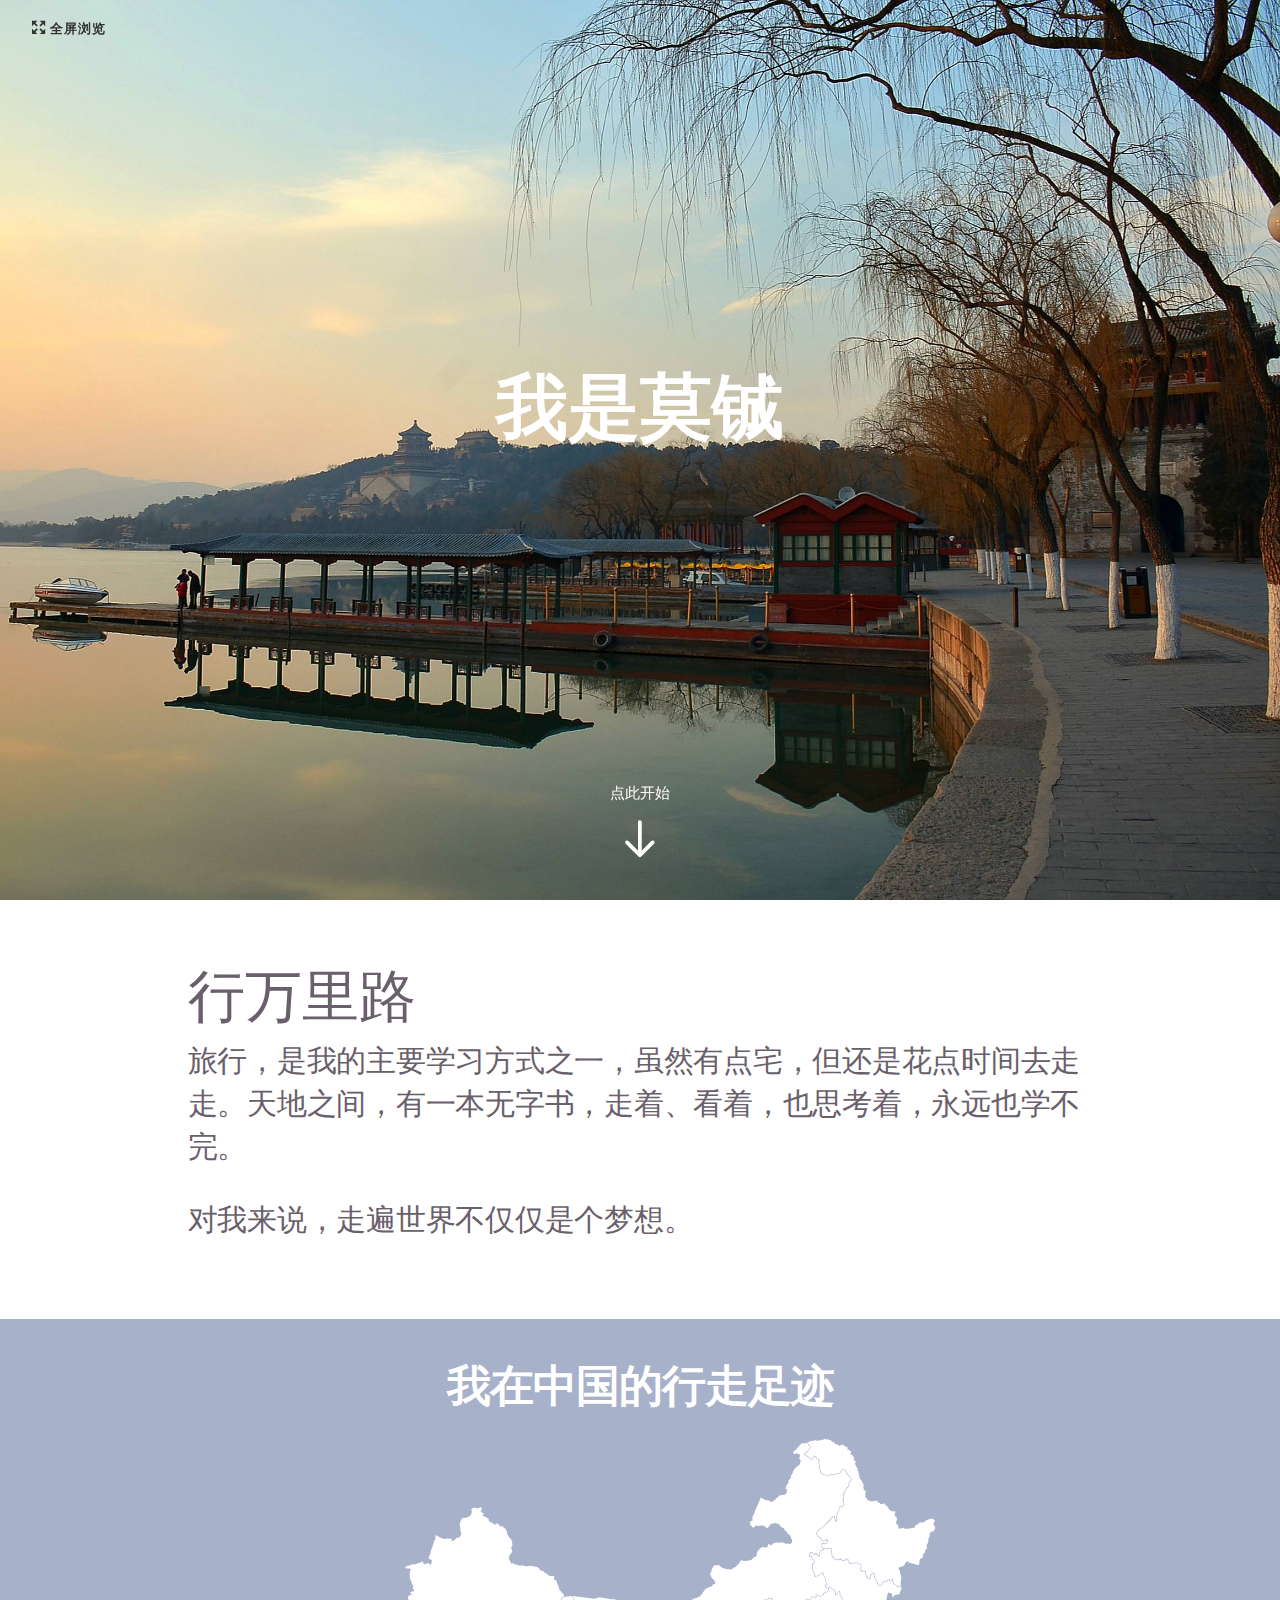
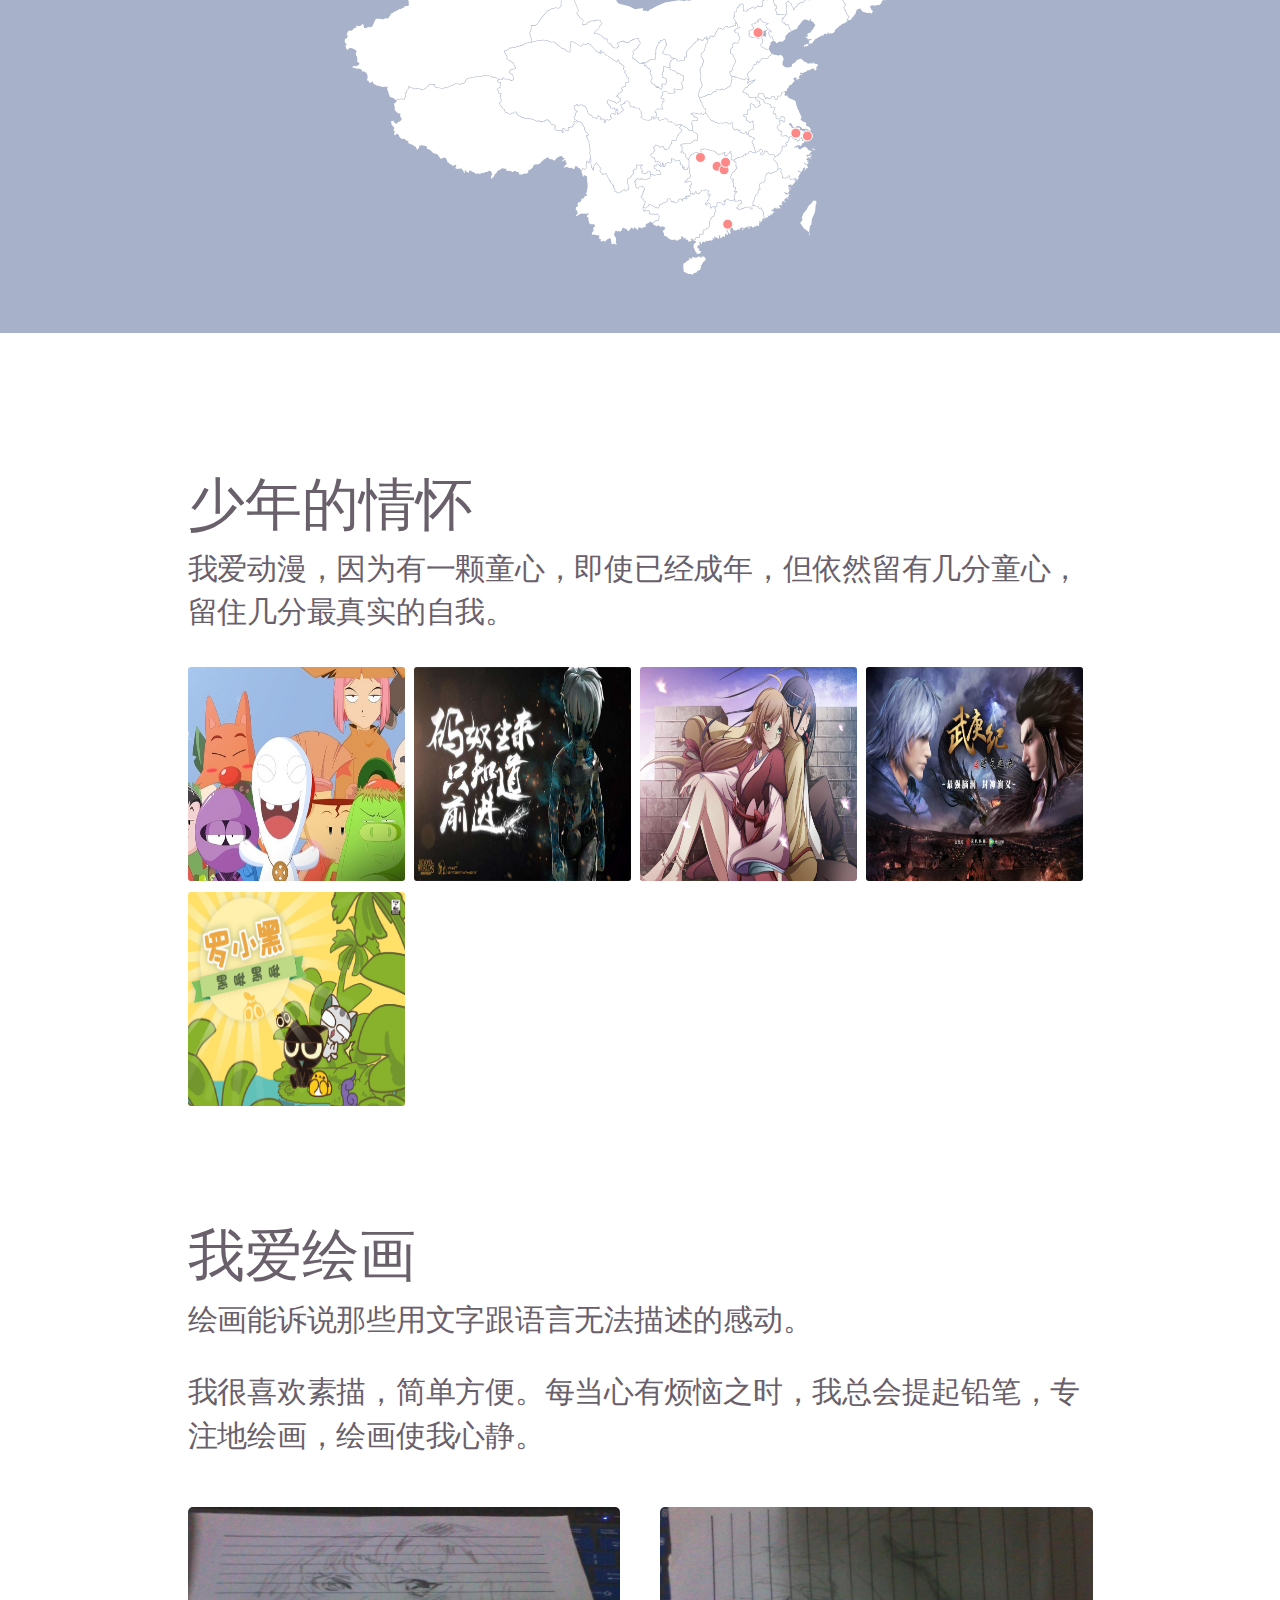
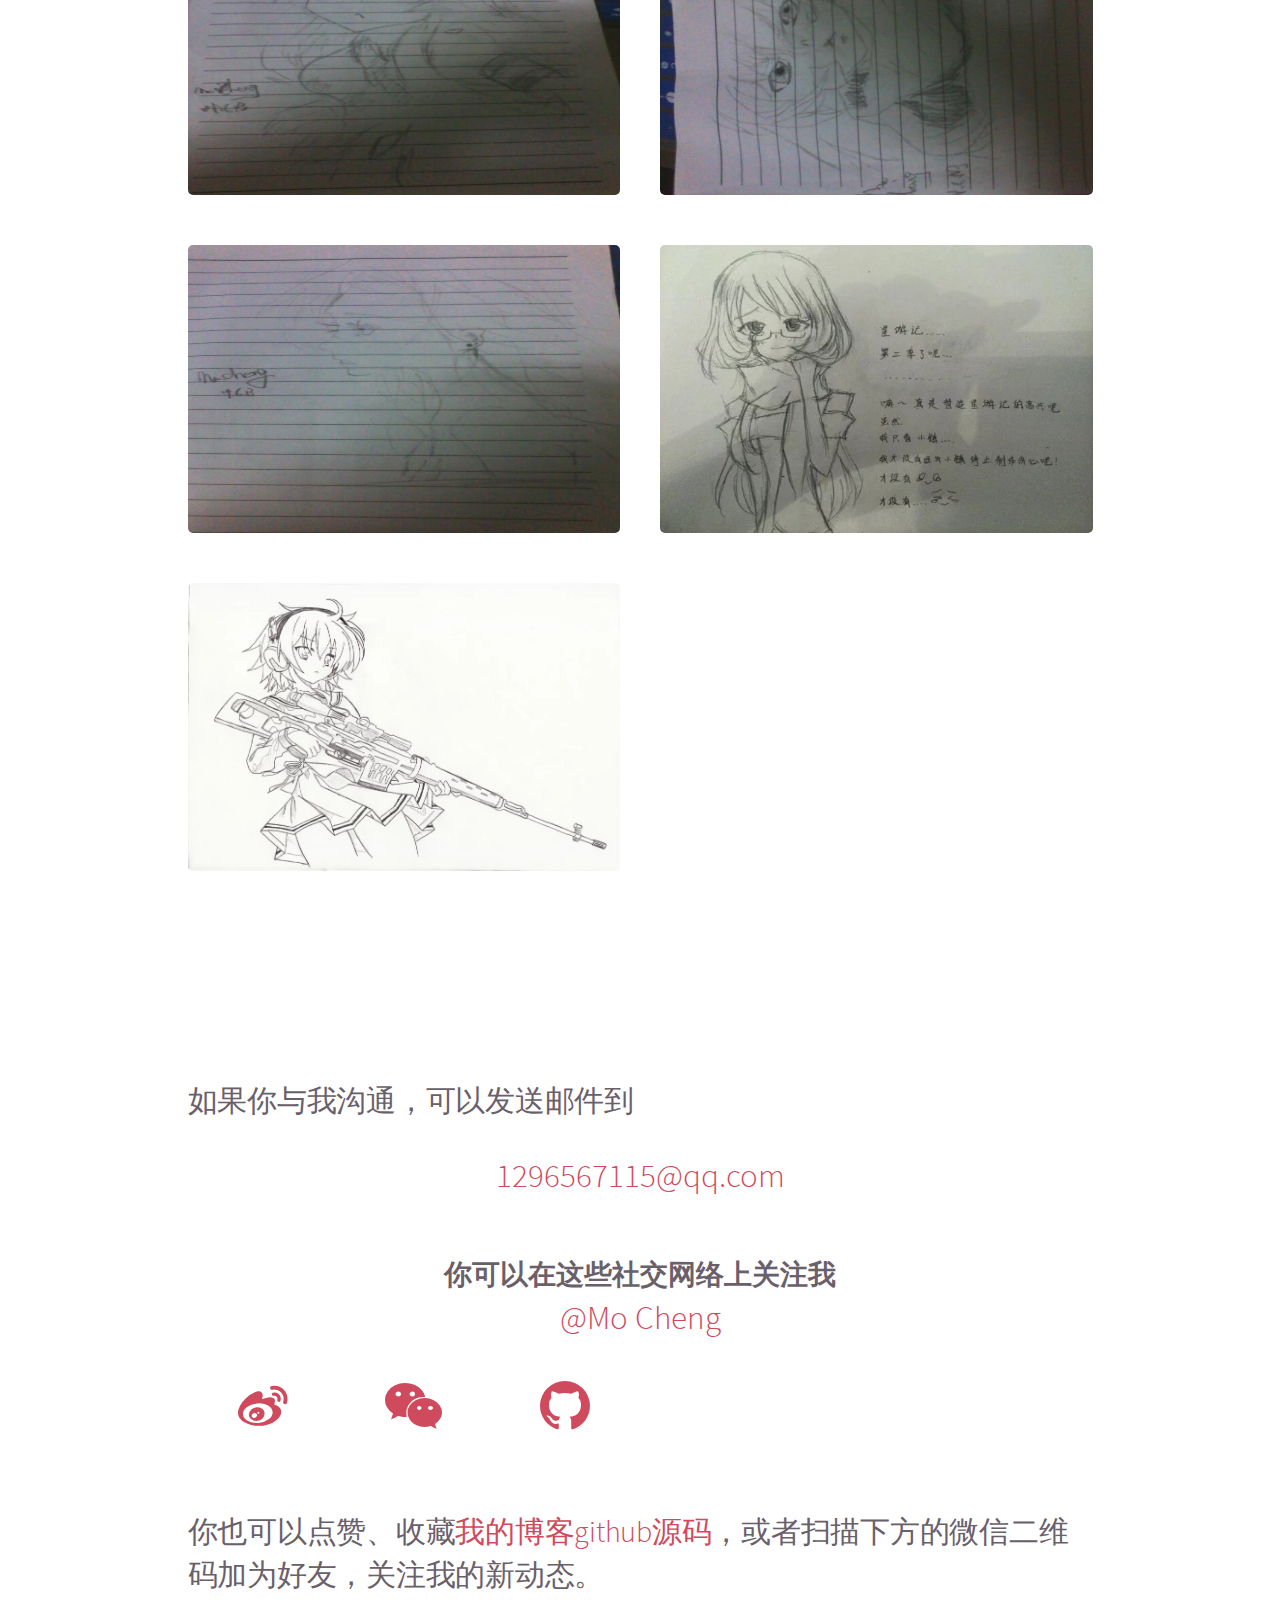
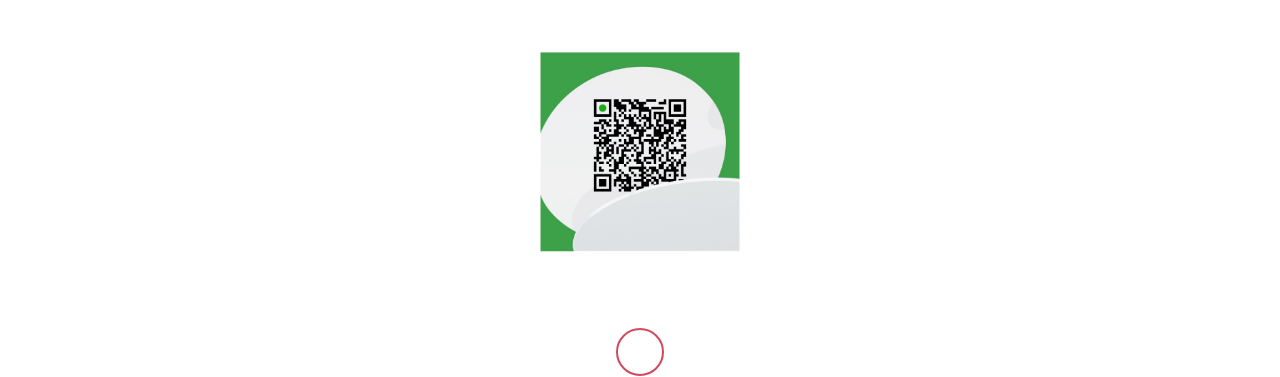
<file: index.html>
<!DOCTYPE html>
<html>

<head>
    <title>
        莫铖的博客
    </title>
    <meta charset="utf-8">
    <meta name="renderer" content="webkit" />
    <meta http-equiv="X-UA-Compatible" content="IE=edge">
    <meta name="viewport" content="width=device-width, initial-scale=1" />
    <meta name="viewport" content="width=device-width, initial-scale=1, maximum-scale=1, user-scalable=no" />
    <!-- 当网站添加到主屏快速启动方式，可隐藏地址栏，仅针对safari -->
    <meta content="yes" name="apple-mobile-web-app-capable">
    <!-- 将网站添加到主屏快速启动方式，仅针对safari顶端状态条的样式 -->
    <meta content="black" name="apple-mobile-web-app-status-bar-style">
    <!-- 禁止将页面中的数字识别为电话号码 -->
    <meta content="telephone=no" name="format-detection">
    <!-- 忽略android平台对邮箱地址的识别 -->
    <meta content="email=no" name="format-detection">
    <link href="./src/css/base.css" rel="stylesheet">
    <link href="./src/css/index.css" rel="stylesheet">
    <script src="./src/js/jquery-1.9.1.min.js"></script>
    <script src="./src/js/skel.min.js"></script>
    <!--[if lt IE 9]>
		<script src="http://cdn.dandyweng.com/js/html5.js" type="text/javascript"></script>
	<![endif]-->
</head>

<body id="body" class="header-fadeout">

    <!-- Header -->

    <header class="header">
        <nav class="top clearfix">
            <a href="javascript:void(0);" data-action="switch-fullscreen-mode"><span><i class="icon-expand"></i> 全屏浏览</span></a>
            <!-- <span class="right"><a href="javascript:void(0);" data-action="switch-language"><span><i class="icon-earth"></i> View in English</span></a>
            </span> -->
        </nav>

        <div class="header-background">
            <div class="back-sticker-box">
                <img id="back-sticker" src="./src/images/beiying.png" style="bottom: -180px;
				right: -3px;">
            </div>
        </div>

        <div class="title">
            <h1>我是莫铖</h1>
            <p class="subline">欢迎走进我的世界</p>
        </div>

        <button class="trigger" data-info="点此开始"><span>Trigger</span></button>
    </header>

    <!-- Intro -->

    <section id="intro" class="content">
        <div class="container">
            <p>在大二二学期的时候，我参加了专业技能的进修。从此，我开始忙起来了，学校、培训技能、宿舍，三点一线。</p>
            <p>现在我 23 岁，在今后的这些年里，我自学，研究。追寻自己的所想所爱，并试着将各种兴趣爱好串连在一起。</p>
        </div>
    </section>

    <!-- Travel -->

    <section id="travel" class="content">
        <div class="container">
            <h2>行万里路</h2>
            <p>旅行，是我的主要学习方式之一，虽然有点宅，但还是花点时间去走走。天地之间，有一本无字书，走着、看着，也思考着，永远也学不完。</p>
            <p>对我来说，走遍世界不仅仅是个梦想。</p>
        </div>
        <div id="maps">
            <h3>我在中国的行走足迹</h3>
        </div>
    </section>

    <!-- Feelings -->

    <section id="feelings" class="content">
        <div class="container">
            <h2>少年的情怀</h2>
            <p>我爱动漫，因为有一颗童心，即使已经成年，但依然留有几分童心，留住几分最真实的自我。</p>
            <!-- <a href="javascript:void(0);" data-action="reload-montage"><i class="icon-shuffle"></i> <span>换一换</span></a> -->
        </div>
        <div id="montage" class="container uniform ready">
        </div>
    </section>

    <!-- Painting -->

    <section id="painting" class="content">
        <div class="container">
            <h2>我爱绘画</h2>
            <p>绘画能诉说那些用文字跟语言无法描述的感动。</p>
            <p>我很喜欢素描，简单方便。每当心有烦恼之时，我总会提起铅笔，专注地绘画，绘画使我心静。</p>

            <div class="row uniform">
                <figure class="6u">
                    <img src="./src/images/photo-1.jpg" title="2014-06-13" style="display: inline;">
                </figure>
                <figure class="6u">
                    <img src="./src/images/photo-2.jpg" title="2014-06-13" style="display: inline;">
                </figure>
                <figure class="6u">
                    <img src="./src/images/photo-3.jpg" title="2014-06-13" style="display: inline;">
                </figure>
                <figure class="6u">
                    <img src="./src/images/photo-4.jpg" title="2015-08-25" style="display: inline;">
                </figure>
                <figure class="6u">
                    <img src="./src/images/photo-5.jpg" title="2016-09-21" style="display: inline;">
                </figure>
            </div>
        </div>
    </section>

    <!-- Programming -->

    <!-- <section id="programming" class="content">
        <div class="container">
            <h2>逻辑思维</h2>
            <p>我喜欢挑战自己，而编程恰好充满挑战性。更重要的是，我的逻辑思维因此得到提高。在过去六年里，我先后学了 Visual Basic、HTML、CSS、JavaScript、PHP 和 SQL 等多种计算机语言，我还在不断学习新的编程语言，比如 Swift 和 Objective-C。</p>
            <p>你现在正在浏览的网站是我的个人主页，我每年都会把它彻底地重新设计和开发一次，以展示我在过去一年中学习到的相关新知识。</p>

            <div class="row uniform 75%">
                <header class="12u">
                    <h3>这个网站的早期版本</h3>
                </header>
                <div class="7u column left">
                    <div class="row uniform 75%">
                        <a href="http://www.dandyweng.com/versions/2014/" data-version="2014" target="_blank" class="12u" rel="alternate"><img src="./src/images/thumb-2014.jpg" data-original="https://dn-ssl-v6-res-dandyweng.qbox.me/images/thumb-2014.jpg" alt="2014" style="display: block;"></a>
                    </div>
                    <div class="row uniform 75%">
                        <a href="http://www.dandyweng.com/versions/2013/" data-version="2013" target="_blank" class="12u" rel="alternate"><img src="./src/images/thumb-2013.jpg" data-original="https://dn-ssl-v6-res-dandyweng.qbox.me/images/thumb-2013.jpg" alt="2013" style="display: block;"></a>
                    </div>
                </div>
                <div class="5u column right">
                    <div class="row uniform 75%">
                        <a href="http://www.dandyweng.com/versions/2012/" data-version="2012" target="_blank" class="12u" rel="alternate"><img src="./src/images/thumb-2012.jpg" data-original="https://dn-ssl-v6-res-dandyweng.qbox.me/images/thumb-2012.jpg" alt="2012" style="display: inline;"></a>
                    </div>
                    <div class="row uniform 75%">
                        <a href="http://www.dandyweng.com/versions/2011/" data-version="2011" target="_blank" class="12u" rel="alternate"><img src="./src/images/thumb-2011.jpg" data-original="https://dn-ssl-v6-res-dandyweng.qbox.me/images/thumb-2011.jpg" alt="2011" style="display: inline;"></a>
                    </div>
                    <div class="row uniform 75%">
                        <a href="http://www.dandyweng.com/versions/2010/" data-version="2010" target="_blank" class="12u" rel="alternate"><img src="./src/images/thumb-2010.jpg" data-original="https://dn-ssl-v6-res-dandyweng.qbox.me/images/thumb-2010.jpg" alt="2010" style="display: inline;"></a>
                    </div>
                </div>
            </div>
        </div>
    </section> -->

    <!-- Apple -->

    <!-- <section id="apple" class="content">
        <div class="container">
            <h2>一个 <i class="icon-apple"></i> 粉丝</h2>
            <p>我是一个铁杆“果粉”，我喜爱的不仅仅是 Apple 的产品，更推崇其标志性的极简主义设计风格。我曾排队 14 小时购得中国第一台 iPad 2，之后又为了 iPhone 4s 排队 20 小时。目前我正在学习开发 iOS app，下面这个是我的最新作品。</p>
            <a href="https://blog.dandyweng.com/2017/02/nine-months-of-work/?from=dw" target="_blank" rel="external">
                <img src="./src/images/vary-home-screen-in-hand-held-iphone-7.jpg" data-original="https://dn-ssl-dw-blog.qbox.me/files/2017/02/vary-home-screen-in-hand-held-iphone-7.jpg" alt="Vary iOS App" style="display: inline;">
                <span>了解这个 app 的详情信息 »</span>
            </a>
        </div>
    </section> -->

    <!-- More -->

    <!-- <section id="more" class="content">
        <div class="container">
            <h2>我的故事</h2>
            <p>从我 18 岁起，就有幸受邀到国内一些知名高校演讲，与同龄人分享我的故事、思考和体会。下面的视频是我在同济大学的演讲，这是我第一次登上讲台，很紧张，还有些青涩。不过，还算勉强把想表达的都说出来了，如果你想更深入地了解我，那不妨一看。</p>

            <div class="row uniform">
                <div id="video" class="7u 12u(tablet)">
                    <a href="javascript:void(0);" data-action="play-video" data-youku-id="XNjUyOTM0ODI0" data-youtube-id="F4BWNANyNhs">
                        <img src="./src/images/tju-speech.jpg" data-original="https://dn-ssl-v6-res-dandyweng.qbox.me/images/tju-speech.jpg" alt="我在同济大学的演讲" style="display: inline;">
                        <i class="icon-play"></i>
                    </a>
                </div>
                <div class="5u 12u(tablet) description">
                    <h3>为何不走寻常路</h3>
                    <p>世界已经为我们准备了一切。大路和小路，都在我们脚下。我一直在探寻，没有犹豫，说走就走。作为一名 homeschooler，走过的、还要走的，注定都是不寻常的路。我要问问这个世界：不走寻常路，风景是否这边独好？</p>
                    <span>2013 年 12 月，上海</span>
                </div>
                <div id="player" class="12u"></div>
            </div>
            <p class="extra-links"><a href="http://v.youku.com/v_show/id_XNjUyOTM0ODI0.html" target="_blank" rel="external nofollow">去优酷观看</a> <span>|</span> <a href="https://www.youtube.com/watch?v=F4BWNANyNhs" target="_blank" rel="external nofollow">在 YouTube 上观看</a></p>
        </div>
    </section> -->

    <!-- Say Hello -->

    <!-- <section id="say-hello" class="content">
        <div class="container">
            <h2>打个招呼吧</h2>
            <p>我很期待与同龄人的交流。你的留言会被发布在我博客的<a href="https://blog.dandyweng.com/messages/" target="_blank" rel="external">留言板</a>上，我会在有空时尽快回复你。</p>

            <form id="comment" action="https://www.dandyweng.com/#">
                <div class="row uniform">
                    <div class="6u 12u(tablet)"><input type="text" name="author" placeholder="称呼"></div>
                    <div class="12u"><textarea name="comment" rows="5" placeholder="留言"></textarea></div>
                    <div class="6u 12u(tablet)"><input type="text" name="email" placeholder="邮箱"></div>
                    <div class="6u 12u(tablet)"><input type="text" name="url" placeholder="个人主页或微博地址"></div>
                    <div class="12u">
                        <button id="submit" name="submit" type="submit"><i class="icon-send"></i></button>
                    </div>
                </div>
                <input type="hidden" name="comment_post_ID" value="1008" id="comment_post_ID">
                <input type="hidden" name="agent" value="Mozilla/5.0 (Macintosh; Intel Mac OS X 10_12_6) AppleWebKit/537.36 (KHTML, like Gecko) Chrome/60.0.3112.113 Safari/537.36 dwAPI/6.0" id="comment_agent">
                <input type="hidden" name="ip" value="222.240.1.4" id="comment_ip">
            </form>
        </div>
    </section> -->

    <!-- Contact -->

    <section id="contact" class="content">
        <div class="container">
            <p>如果你与我沟通，可以发送邮件到</p>
            <a href="mailto:1296567115@qq.com">1296567115@qq.com</a>
            <h3>你可以在这些社交网络上关注我</h3>
            <a href="javascript:void(0);">@Mo Cheng</a>

            <div class="sns-icons row uniform 0%">
                <!-- <div class="2u">
                    <a href="https://www.facebook.com/dandyweng" target="_blank" rel="external nofollow"><i class="icon-facebook"></i></a>
                </div>
                <div class="2u">
                    <a href="https://twitter.com/dandyweng" target="_blank" rel="external nofollow"><i class="icon-twitter"></i></a>
                </div>
                <div class="2u">
                    <a href="https://instagram.com/dandyweng" target="_blank" rel="external nofollow"><i class="icon-instagram"></i></a>
                </div> -->
                <div class="2u">
                    <a href="http://weibo.com/u/2761653680" target="_blank" rel="external nofollow"><i class="icon-weibo"></i></a>
                </div>
                <div class="2u">
                    <a href="javascript:void(0);" target="_blank" rel="external nofollow"><i class="icon-wechat"></i></a>
                </div>
                <div class="2u">
                    <a href="https://github.com/soxism-cheng" target="_blank" rel="external nofollow"><i class="icon-github"></i></a>
                </div>
            </div>

            <p>你也可以点赞、收藏<a href="https://github.com/SOXISM-CHENG/personal-blog" target="_blank" rel="external">我的博客github源码</a>，或者扫描下方的微信二维码加为好友，关注我的新动态。</p>
        </div>
    </section>

    <!-- Footer -->

    <footer>
        <div class="container">
            <img src="./src/images/weixin.png" width="200" alt="微信二维码" title="用微信扫描可加我好友哦" style="display: inline;">
            <div id="back-to-top" data-action="scroll-to-top">
                <svg version="1.1" xmlns="http://www.w3.org/2000/svg" width="32" height="32" viewBox="0 0 64 64">
					<path fill="#cf4a5c" ></path>
				</svg>
            </div>
            <!-- <p>
                已有 <span id="count" title="当前版本：877757">1,299,912</span> 人次访问<br>
                <a href="http://www.miitbeian.gov.cn/" class="icp" target="_blank" rel="external nofollow">沪 ICP 备 14026031 号</a><br>
                <a href="https://www.qiniu.com/" class="icp" target="_blank" rel="external nofollow">感谢七牛云存储赞助提供 CDN 服务</a><br> Designed and developed by Dandy Weng.<br> Copyright © 2010-2017 dandyweng.com. All Rights Reserved.
            </p>
            <p style="text-indent: -9999px;"> -->
            <!-- <script src="./src/js/stat.php"></script>
                <script src="./src/js/core.php" charset="utf-8" type="text/javascript"></script><a href="http://www.cnzz.com/stat/website.php?web_id=3817169" target="_blank" title="站长统计">站长统计</a></p> -->
        </div>
    </footer>

    <script src="./src/js/plugins.js"></script>
    <script src="./src/js/scripts.min.js"></script>



    <div class="jvectormap-label"></div>
</body>

</html>
</file>
<file: src/css/base.css>
html,
body,
div,
span,
applet,
object,
iframe,
h1,
h2,
h3,
h4,
h5,
h6,
p,
blockquote,
pre,
a,
abbr,
acronym,
address,
big,
cite,
code,
del,
dfn,
em,
img,
ins,
kbd,
q,
s,
samp,
small,
strike,
strong,
sub,
sup,
tt,
var,
b,
u,
i,
center,
dl,
dt,
dd,
ol,
ul,
li,
fieldset,
form,
label,
legend,
table,
caption,
tbody,
tfoot,
thead,
tr,
th,
td,
article,
aside,
canvas,
details,
embed,
figure,
figcaption,
footer,
header,
hgroup,
menu,
nav,
output,
ruby,
section,
summary,
time,
mark,
audio,
video {
    margin: 0;
    padding: 0;
    border: 0;
    font-size: 100%;
    font: inherit;
    vertical-align: baseline
}

article,
aside,
details,
figcaption,
figure,
footer,
header,
hgroup,
menu,
nav,
section {
    display: block
}

body {
    line-height: 1
}

ol,
ul {
    list-style: none
}

blockquote,
q {
    quotes: none
}

blockquote:before,
blockquote:after,
q:before,
q:after {
    content: '';
    content: none
}

table {
    border-collapse: collapse;
    border-spacing: 0
}

body {
    -webkit-text-size-adjust: none
}

*,
*:before,
*:after {
    -moz-box-sizing: border-box;
    -webkit-box-sizing: border-box;
    box-sizing: border-box
}

body,
input,
textarea,
h1,
h2,
h3,
h4 {
    font-family: 'Source Sans Light', 'Apple LiSung Light', 'STHeiti Light', 'SimSun', sans-serif;
    /* Windows 下的非衬线中文字体黑体以及微软雅黑在大字号下都非常难看，无奈选用宋体↑ */
}

html.ios>body,
html.ios>input,
html.ios>textarea,
html.ios>h1,
html.ios>h2,
html.ios>h3,
html.ios>h4 {
    font-family: sans-serif;
}

body,
input,
textarea {
    line-height: 1.5;
    font-size: 20px;
}

html.ios>body,
html.ios>input,
html.ios>textarea {
    line-height: 1.65;
}

h3 {
    font-weight: bold;
}

.content h2 {
    margin-bottom: 0.25em;
}

.content>.container p {
    letter-spacing: -0.5px;
}

body>header .title p.subline {
    font-size: 1.5em;
    margin-top: 0.125em;
}

section#travel #maps h3 {
    letter-spacing: -1px;
    font-size: 1.2em;
}

section#feelings a i {
    vertical-align: text-top;
}

section#more .description p {
    line-height: 1.45;
}

section#contact .sns-icons {
    font-size: 2.5em;
}

footer a.icp {
    font-size: 0.75em;
    color: #bbb;
}

@media (max-width: 727px) {
    body,
    input,
    textarea {
        font-size: 18px;
    }
}

@media (max-width: 535px) {
    body,
    input,
    textarea {
        font-size: 14px;
        line-height: 1.35;
    }
    section#feelings #montage a {
        margin-bottom: 3%!important;
        margin-right: 3%!important;
        width: 47%!important
    }
    section#feelings #montage img {
        height: 114px!important;
    }
    section#contact {
        padding-top: 0!important;
    }
    section#painting .row {
        margin-bottom: 0!important;
    }
    section#painting .row img {
        height: 235px;
    }
}
</file>
<file: src/css/index.css>
html,
body {
    height: 100%
}

body,
input,
textarea {
    background: #fff;
    color: #69606b;
    font-size: 22px;
    line-height: 1.45;
    font-family: 'Source Sans Light', sans-serif;
    text-rendering: optimizeLegibility;
    -webkit-font-smoothing: antialiased;
    overflow-x: hidden
}

a {
    outline: 0;
    color: #cf4a5c;
    text-decoration: none;
    transition: color .25s ease-in-out
}

a:hover,
a:focus {
    color: #69606b
}

h1,
h2,
h3,
h4 {
    font-family: 'hanzo', sans-serif
}

*,
*:after,
*:before {
    box-sizing: border-box
}

.clearfix:before,
.clearfix:after {
    display: table;
    content: ''
}

.clearfix:after {
    clear: both
}

::selection {
    background-color: rgba(207, 74, 92, 0.15)
}

.content {
    margin: 0 auto;
    padding: 0 0 1em
}

.content>.container {
    margin: 0 auto 1.5em auto;
    max-width: 960px;
    padding: 0 1.25em
}

.content>.container p {
    font-size: 1.35em;
    margin-bottom: 1em;
    letter-spacing: -0.25px
}

.content h2 {
    margin: 0;
    font-size: 2.6em
}

.content h2+p {
    margin-top: 0
}

body.init {
    overflow: hidden;
    pointer-events: none
}

body.init>header,
body.init>section,
body.init>footer {
    opacity: .05
}

body>header,
body>section,
body>footer {
    opacity: 1;
    transition: opacity 1s
}

body>header {
    position: relative;
    margin: 0 auto;
    min-height: 560px;
    height: 100%;
    width: 100%
}

body>header .header-background {
    position: absolute;
    overflow: hidden;
    top: 0;
    left: 0;
    right: 0;
    bottom: 0;
    -webkit-backface-visibility: hidden;
    backface-visibility: hidden
}

body>header nav.top {
    width: 100%;
    position: absolute;
    top: 0;
    left: 0;
    text-transform: uppercase;
    font-weight: 800;
    font-size: .6em;
    padding: 0 32px;
    letter-spacing: 1px;
    z-index: 10000
}

body>header nav.top a {
    display: inline-block;
    color: #333;
    text-decoration: none;
    transform: translateY(20px)
}

body>header nav.top span.right {
    float: right
}

body>header nav.top span.right a {
    display: block;
    float: left;
    color: #fff
}

body.modify header nav.top a {
    color: #fff
}

body>header .header-background {
    background-image: url("../images/header-background.jpg");
    background-size: 100%;
    background-size: cover;
    background-position-x: 50%;
}

body>header .back-sticker-box {
    width: 25%;
    height: 100%;
    position: absolute;
    bottom: 0;
    right: 0;
}

body>header #back-sticker {
    display: none;
    width: 100%;
    height: 60%;
    transition: transform 1s ease-out;
    cursor: pointer;
    position: relative;
    top: 58%;
}

body>header #back-sticker.hidden {
    transform: translateX(100%) scale(1.1)
}

body>header .title {
    z-index: 1000;
    margin: 0 auto;
    padding: 0 1.25em;
    width: 100%;
    text-align: center;
    position: absolute;
    top: 50%;
    left: 50%;
    transform: translateX(-50%) translateY(-50%)
}

body>header .title h1 {
    padding: 0 0 .2em;
    color: #fff;
    font-weight: 800;
    font-size: 3.25em;
    margin: 0 auto
}

body>header .title p {
    color: #fff;
    padding: 0 0 .6em;
    font-weight: 300;
    font-size: .85em;
    margin: 0 auto
}

body>header .title h1,
body>header .title p.subline {
    line-height: 1;
    text-align: center
}

body>header .title p.subline {
    font-size: 1.75em
}

body>header button.trigger {
    position: fixed;
    bottom: 40px;
    left: 50%;
    z-index: 5000;
    display: block;
    margin-left: -0.5em;
    padding: 0;
    width: 1em;
    height: 1em;
    border: 0;
    background: transparent;
    color: transparent;
    font-size: 2em;
    cursor: pointer
}

body>header button.trigger:before {
    position: absolute;
    bottom: 100%;
    left: -100%;
    padding: .8em;
    width: 300%;
    color: #fff;
    content: attr(data-info);
    font-size: .35em;
    -webkit-backface-visibility: hidden;
    backface-visibility: hidden
}

body>header button.trigger:focus {
    outline: 0
}

body>header button.trigger span {
    position: relative;
    display: block;
    overflow: hidden;
    width: 100%;
    height: 100%
}

body>header button.trigger span:before {
    position: absolute;
    top: 0;
    left: 0;
    width: 100%;
    height: 100%;
    color: #fff;
    content: "\e600";
    text-transform: none;
    font-weight: normal;
    font-style: normal;
    font-variant: normal;
    font-family: 'icomoon';
    line-height: 1;
    speak: none;
    -webkit-font-smoothing: antialiased;
    -moz-osx-font-smoothing: grayscale
}

body>header body:not(.no-trans) button.trigger {
    transition: opacity .3s .5s
}

body.modify:not(.no-trans)>header button.trigger {
    opacity: 0;
    pointer-events: none;
    transition-delay: 0
}

body.header-fadeout:not(.no-trans) .header-background {
    transition-property: transform
}

body.header-fadeout:not(.no-trans) .header-background::after {
    transition-property: opacity
}

body.header-fadeout:not(.no-trans) .header h1 {
    transition-property: color
}

body.header-fadeout:not(.no-trans) .header p,
body.header-fadeout:not(.no-trans) .content>div {
    transition-property: transform, opacity
}

body.header-fadeout:not(.no-trans) .header-background,
body.header-fadeout:not(.no-trans) .header-background::after,
body.header-fadeout:not(.no-trans) .header h1,
body.header-fadeout:not(.no-trans) .header p,
body.header-fadeout:not(.no-trans) .content>div {
    transition-duration: .5s
}

body.header-fadeout .header {
    overflow: hidden
}

body.header-fadeout.modify .header-background {
    transform: translateY(-25%)
}

body.header-fadeout .header-background:after {
    content: "";
    position: absolute;
    width: 100%;
    height: 101%;
    top: 0;
    left: 0;
    opacity: 0;
    pointer-events: none;
    background: -webkit-linear-gradient(top, rgba(255, 255, 255, 0) 0, rgba(255, 255, 255, 1) 100%);
    background: linear-gradient(to bottom, rgba(255, 255, 255, 0) 0, rgba(255, 255, 255, 1) 100%)
}

body.header-fadeout.modify .header-background:after {
    opacity: 1
}

body.header-fadeout .title {
    text-align: left;
    max-width: 900px
}

body.header-fadeout.modify .header h1,
body.header-fadeout .header p {
    color: #514753
}

body.header-fadeout .header p {
    opacity: 0
}

body.header-fadeout .header p:nth-child(2) {
    transform: translateX(150px)
}

body.header-fadeout .header p:nth-child(3) {
    transform: translateX(-150px)
}

body.header-fadeout.modify .header p:nth-child(2),
body.header-fadeout.modify .header p:nth-child(3) {
    opacity: 1;
    transform: translateX(0)
}

body.header-fadeout #intro {
    z-index: 1000;
    position: relative
}

body.header-fadeout #intro>div {
    opacity: 0;
    transform: translateY(350px)
}

body.header-fadeout.modify #intro>div {
    opacity: 1;
    transform: translateY(0)
}

section#intro {
    margin-top: -200px
}

section#intro h2 {
    display: none
}

section#travel #maps {
    width: 100%;
    height: 460px;
    margin: 3.5em 0 5em;
    padding: 2em 0 5em;
    background-color: rgba(80, 100, 150, 0.5);
    box-sizing: content-box
}

section#travel #maps h3 {
    font-family: 'Allura', serif;
    font-size: 2em;
    text-align: center;
    color: #fff;
    margin-bottom: 0
}

.jvectormap-label {
    position: absolute;
    display: none;
    border-radius: 3px;
    background: #292929;
    color: #fff;
    font-size: smaller;
    opacity: .9;
    padding: 6px 13px;
    box-shadow: 20px 20px 25px 5px rgba(0, 0, 0, 0.5);
    z-index: 9999
}

section#travel #maps .jvectormap-zoomin,
section#travel #maps .jvectormap-zoomout {
    display: none
}

section#feelings a i {
    vertical-align: middle
}

section#feelings a i+span {
    vertical-align: top;
    line-height: 1.8;
    padding-left: 3px
}

section#feelings #montage {
    /* padding: 1em 10px; */
    margin-bottom: 3.5em
}

section#feelings #montage a {
    width: 24%;
    display: inline-block;
    margin-right: 1%;
    margin-bottom: 1%;
}

section#feelings #montage img {
    height: 214px;
    width: 100%;
    border-radius: 3px;
    margin-bottom: -8px;
    transition: opacity .35s;
}

section#feelings #montage img:hover {
    opacity: .8
}

section#feelings #montage img.shuffling {
    opacity: 0
}

section#painting .row {
    margin-top: -20px;
    margin-bottom: 4.5em
}

section#painting .row img {
    width: 100%;
    max-width: 433px;
    max-height: 288px;
    border-radius: 5px
}

section#programming .row header {
    text-align: center;
    font-size: 1.25em;
    margin-top: 1em;
    margin-bottom: -2em
}

section#programming .row a:after {
    content: attr(data-version);
    position: absolute
}

section#programming .column.left .row {
    position: relative
}

section#programming .column.left .row a:after {
    left: 0
}

section#programming .column.right .row a:after {
    margin-left: 1.5em
}

section#programming .row img {
    width: 100%;
    border-radius: 3px;
    transition: opacity .35s, transform .25s ease-in-out
}

section#programming .row img:hover {
    opacity: .8;
    transform: scale(1.1)
}

section#programming .container>.row {
    max-width: 600px;
    margin: -50px auto 3.5em;
    transform: translateX(-6.5%)
}

section#programming .column.left img {
    width: 87%;
    max-width: 270px;
    max-height: 216px;
    float: right
}

section#programming .column.right img {
    max-width: 210px;
    max-height: 124px
}

section#apple a>span {
    display: block;
    margin-top: .75em
}

section#apple img,
section#more img {
    width: 100%;
    border-radius: 5px
}

section#more .row {
    position: relative;
    margin-top: 2em;
    margin-bottom: 2em
}

section#more #video>a[data-action=play-video] {
    position: relative;
    display: block
}

section#more #video .icon-play {
    position: absolute;
    width: 60px;
    height: 60px;
    padding: 7px 10px;
    border: 5px solid;
    border-radius: 100%;
    color: rgba(255, 255, 255, 0.95);
    top: 50%;
    margin-top: -30px;
    margin-left: 50%;
    left: -30px;
    font-size: 34px;
    box-shadow: 0 2px 8px 1px rgba(0, 0, 0, 0.8);
    transition: opacity .35s
}

section#more #video:hover .icon-play {
    opacity: .8
}

section#more #player {
    display: none;
    position: absolute;
    top: 0;
    left: 0;
    height: 100%;
    width: 100%
}

section#more #player>iframe {
    display: none;
    height: 100%;
    width: 100%
}

section#more #player>iframe:first-child {
    display: block
}

section#more .description h3 {
    font-size: 1.35em;
    margin-bottom: .25em
}

section#more .description p {
    font-size: .9em;
    line-height: 1.25;
    letter-spacing: 0
}

section#more .description span {
    font-size: .75em;
    opacity: .75
}

section#more p.extra-links {
    text-align: center;
    font-size: .85em
}

section#more p.extra-links span {
    margin: .5em
}

section#say-hello {
    background-size: 100%;
    background-size: cover;
    padding-top: 3.5em;
    padding-bottom: 2.5em
}

section#say-hello #comment input,
section#say-hello #comment textarea {
    width: 100%;
    padding: .75em;
    border-radius: 5px;
    border: 1px solid #ddd;
    background-color: #fdfdfd;
    background-color: rgba(255, 255, 255, 0.8);
    transition: background-color .5s
}

section#say-hello #comment.completed input,
section#say-hello #comment.completed textarea {
    background-color: rgba(255, 255, 255, 0.25)
}

section#say-hello #comment button {
    display: block;
    margin: auto;
    width: 80px;
    height: 80px;
    border-radius: 100%;
    border: 2px solid;
    border-color: #eaeaea #eee #fff;
    background-color: rgba(255, 255, 255, 0.85);
    -webkit-appearance: none;
    font-size: 32px;
    padding-right: 10px;
    color: rgba(0, 0, 0, 0.65);
    cursor: pointer;
    transition: background-color .5s
}

section#say-hello #comment button:hover {
    background-color: rgba(255, 255, 255, 0.5)
}

section#say-hello #comment.completed button {
    background-color: rgba(180, 230, 110, 0.75)
}

section#say-hello #comment.wrong button {
    background-color: rgba(230, 110, 110, 0.75)
}

section#say-hello #comment button .icon-spinner {
    margin-left: 3px;
    line-height: 1.5
}

section#say-hello #comment button .icon-done {
    line-height: 1.25;
    margin-left: 5px
}

section#say-hello #comment button .icon-error {
    line-height: 1.5;
    margin-left: 5px
}

section#contact {
    padding-top: 3.5em
}

section#contact p~a {
    display: block;
    text-align: center;
    font-size: 1.5em;
    margin-bottom: 1em
}

section#contact h3 {
    text-align: center;
    font-size: 1.25em;
    margin-top: 2em
}

section#contact .sns-icons {
    text-align: center;
    font-size: 2.25em;
    margin-bottom: 1.25em
}

body>footer {
    text-align: center
}

#back-to-top {
    width: 48px;
    height: 48px;
    padding-top: 5px;
    margin: 3em auto 1.5em;
    border: 2px solid;
    border-color: #cf4a5c;
    border-radius: 100%;
    transition: border-color .5s ease-in-out;
    cursor: pointer
}

#back-to-top:hover {
    border-color: #69606b
}

#back-to-top path {
    transition: fill .5s ease-in-out
}

#back-to-top:hover path {
    fill: #69606b
}

@font-face {
    font-family: 'hanzo';
    src: url("../fonts/hattori_hanzo-webfont.eot");
    src: url("../fonts/hattori_hanzo-webfont.eot?#iefix") format('embedded-opentype'), url("../fonts/hattori_hanzo-webfont.woff2") format('woff2'), url("../fonts/hattori_hanzo-webfont.woff") format('woff'), url("../fonts/hattori_hanzo-webfont.ttf") format('truetype');
    font-weight: normal;
    font-style: normal
}

@font-face {
    font-family: 'Allura';
    src: url("../fonts/allura-webfont.eot");
    src: url("../fonts/allura-webfont.eot?#iefix") format('embedded-opentype'), url("../fonts/allura-webfont.woff2") format('woff2'), url("../fonts/allura-webfont.woff") format('woff'), url("../fonts/allura-webfont.ttf") format('truetype');
    font-weight: normal;
    font-style: normal
}

@font-face {
    font-family: 'Source Sans Light';
    src: url("../fonts/sourcesanspro-light-webfont.eot");
    src: url("../fonts/sourcesanspro-light-webfont.eot?#iefix") format('embedded-opentype'), url("../fonts/sourcesanspro-light-webfont.woff2") format('woff2'), url("../fonts/sourcesanspro-light-webfont.woff") format('woff'), url("../fonts/sourcesanspro-light-webfont.ttf") format('truetype');
    font-weight: normal;
    font-style: normal
}

@font-face {
    font-family: 'icomoon';
    src: url("../fonts/icomoon.eot?-g1zifx");
    src: url("../fonts/icomoon.eot?-g1zifx#iefix") format('embedded-opentype'), url("../fonts/icomoon.ttf?-g1zifx") format('truetype'), url("../fonts/icomoon.woff?-g1zifx") format('woff');
    font-weight: normal;
    font-style: normal
}

[class^="icon-"],
[class*=" icon-"] {
    font-family: 'icomoon';
    speak: none;
    font-style: normal;
    font-weight: normal;
    font-variant: normal;
    text-transform: none;
    line-height: 1;
    -webkit-font-smoothing: antialiased;
    -moz-osx-font-smoothing: grayscale
}

.icon-arrow-down:before {
    content: "\e600"
}

.icon-weibo:before {
    content: "\e601"
}

.icon-wechat:before {
    content: "\e602"
}

.icon-expand:before {
    content: "\e604"
}

.icon-earth:before {
    content: "\e605"
}

.icon-error:before {
    content: "\e60e"
}

.icon-done:before {
    content: "\e60f"
}

.icon-play:before {
    content: "\e606"
}

.icon-shuffle:before {
    content: "\e609"
}

.icon-facebook:before {
    content: "\e607"
}

.icon-instagram:before {
    content: "\e608"
}

.icon-twitter:before {
    content: "\e60c"
}

.icon-github:before {
    content: "\e60d"
}

.icon-apple:before {
    content: "\e60a"
}

.icon-send:before {
    content: "\e60b"
}

.icon-spinner:before {
    content: "\e603"
}

.icon-spinner {
    animation: spinning 2s infinite linear;
    padding-top: 5px
}

#nprogress {
    pointer-events: none
}

#nprogress .bar {
    background-color: #cf4a5c;
    position: fixed;
    z-index: 1031;
    top: 0;
    left: 0;
    width: 100%;
    height: 2px
}

#nprogress .peg {
    display: block;
    position: absolute;
    right: 0;
    width: 100px;
    height: 100%;
    box-shadow: 0 0 10px #cf4a5c, 0 0 5px #cf4a5c;
    opacity: 1.0;
    transform: rotate(3deg) translate(0px, -4px)
}

#nprogress .spinner {
    display: block;
    position: fixed;
    z-index: 1031;
    top: 15px;
    right: 15px
}

#nprogress .spinner-icon {
    width: 18px;
    height: 18px;
    box-sizing: border-box;
    border: solid 2px transparent;
    border-top-color: #cf4a5c;
    border-left-color: #cf4a5c;
    border-radius: 50%;
    animation: spinning 500ms linear infinite
}

html.ios *[data-action=switch-fullscreen-mode] {
    display: none
}

html.ios section#say-hello #comment button i {
    margin-left: -25px
}

html.fucking-ie body.init {
    overflow-y: scroll
}

html.fucking-ie body>header .title {
    text-align: center;
    margin: 0;
    padding: 0;
    transform: none;
    top: 35%;
    left: 0;
    max-width: none
}

html.fucking-ie section#intro {
    margin-top: 50px
}

html.fucking-ie #maps,
html.fucking-ie #montage,
html.fucking-ie #feelings a,
html.fucking-ie #back-to-top,
html.fucking-ie button.trigger {
    display: none
}

html[lang=en] body>header nav.top span.right a {
    letter-spacing: -1px
}

@keyframes spinning {
    0% {
        transform: rotate(0deg)
    }
    100% {
        transform: rotate(359deg)
    }
}

@media(min-width:1469px) {
    body>header #back-sticker {
        display: block
    }
}

@media(max-width:727px) {
    body,
    input,
    textarea {
        font-size: 20px
    }
    body>header .title h1 {
        font-size: 2.75em
    }
    section#programming .column.left .row a:after {
        position: relative;
        display: block;
        text-align: right;
        transform: translateY(12px)
    }
    section#programming .column.right .row a:after {
        position: relative;
        margin-left: 0
    }
}

@media(max-width:535px) {
    body,
    input,
    textarea {
        font-size: 16px;
        line-height: 1.35
    }
    body>header .title h1 {
        font-size: 2.25em
    }
    section#travel #maps {
        height: 350px
    }
    section#feelings #montage>a {
        margin-bottom: 2px
    }
    section#programming .row header {
        margin-top: 1.75em;
        margin-bottom: -0.75em
    }
}

.row {
    border-bottom: solid 1px transparent
}

.row>* {
    float: left
}

.row:after,
.row:before {
    content: "";
    display: block;
    clear: both;
    height: 0
}

.row.uniform>*>:first-child {
    margin-top: 0
}

.row.uniform>*>:last-child {
    margin-bottom: 0
}

.\31 2u,
.\31 2u\24 {
    width: 100%;
    clear: none;
    margin-left: 0
}

.\31 1u,
.\31 1u\24 {
    width: 91.6666666667%;
    clear: none;
    margin-left: 0
}

.\31 0u,
.\31 0u\24 {
    width: 83.3333333333%;
    clear: none;
    margin-left: 0
}

.\39 u,
.\39 u\24 {
    width: 75%;
    clear: none;
    margin-left: 0
}

.\38 u,
.\38 u\24 {
    width: 66.6666666667%;
    clear: none;
    margin-left: 0
}

.\37 u,
.\37 u\24 {
    width: 58.3333333333%;
    clear: none;
    margin-left: 0
}

.\36 u,
.\36 u\24 {
    width: 50%;
    clear: none;
    margin-left: 0
}

.\35 u,
.\35 u\24 {
    width: 41.6666666667%;
    clear: none;
    margin-left: 0
}

.\34 u,
.\34 u\24 {
    width: 33.3333333333%;
    clear: none;
    margin-left: 0
}

.\33 u,
.\33 u\24 {
    width: 25%;
    clear: none;
    margin-left: 0
}

.\32 u,
.\32 u\24 {
    width: 16.6666666667%;
    clear: none;
    margin-left: 0
}

.\31 u,
.\31 u\24 {
    width: 8.3333333333%;
    clear: none;
    margin-left: 0
}

.\31 2u\24+*,
.\31 1u\24+*,
.\31 0u\24+*,
.\39 u\24+*,
.\38 u\24+*,
.\37 u\24+*,
.\36 u\24+*,
.\35 u\24+*,
.\34 u\24+*,
.\33 u\24+*,
.\32 u\24+*,
.\31 u\24+* {
    clear: left;
}

.\-11u {
    margin-left: 91.6666666667%
}

.\-10u {
    margin-left: 83.3333333333%
}

.\-9u {
    margin-left: 75%
}

.\-8u {
    margin-left: 66.6666666667%
}

.\-7u {
    margin-left: 58.3333333333%
}

.\-6u {
    margin-left: 50%
}

.\-5u {
    margin-left: 41.6666666667%
}

.\-4u {
    margin-left: 33.3333333333%
}

.\-3u {
    margin-left: 25%
}

.\-2u {
    margin-left: 16.6666666667%
}

.\-1u {
    margin-left: 8.3333333333%
}

.container {
    margin-left: auto;
    margin-right: auto;
    width: 100%
}

.container.\31 25\25 {
    width: 100%;
    max-width: 125%;
    min-width: 100%
}

.container.\37 5\25 {
    width: 75%
}

.container.\35 0\25 {
    width: 50%
}

.container.\32 5\25 {
    width: 25%
}

.row>* {
    padding: 0px 0 0 40px
}

.row {
    margin: 0px 0 -1px -40px
}

.row.uniform>* {
    padding: 40px 0 0 40px
}

.row.uniform {
    margin: -40px 0 -1px -40px
}

.row.\32 00\25>* {
    padding: 0px 0 0 80px
}

.row.\32 00\25 {
    margin: 0px 0 -1px -80px
}

.row.uniform.\32 00\25>* {
    padding: 80px 0 0 80px
}

.row.uniform.\32 00\25 {
    margin: -80px 0 -1px -80px
}

.row.\31 50\25>* {
    padding: 0px 0 0 60px
}

.row.\31 50\25 {
    margin: 0px 0 -1px -60px
}

.row.uniform.\31 50\25>* {
    padding: 60px 0 0 60px
}

.row.uniform.\31 50\25 {
    margin: -60px 0 -1px -60px
}

.row.\35 0\25>* {
    padding: 0px 0 0 20px
}

.row.\35 0\25 {
    margin: 0px 0 -1px -20px
}

.row.uniform.\35 0\25>* {
    padding: 20px 0 0 20px
}

.row.uniform.\35 0\25 {
    margin: -20px 0 -1px -20px
}

.row.\32 5\25>* {
    padding: 0px 0 0 10px
}

.row.\32 5\25 {
    margin: 0px 0 -1px -10px
}

.row.uniform.\32 5\25>* {
    padding: 10px 0 0 10px
}

.row.uniform.\32 5\25 {
    margin: -10px 0 -1px -10px
}

.row.\30 \25>* {
    padding: 0
}

.row.\30 \25 {
    margin: 0 0 -1px 0
}

.\31 2u\28 full\29,
.\31 2u\24\28 full\29 {
    width: 100%;
    clear: none;
    margin-left: 0
}

.\31 1u\28 full\29,
.\31 1u\24\28 full\29 {
    width: 91.6666666667%;
    clear: none;
    margin-left: 0
}

.\31 0u\28 full\29,
.\31 0u\24\28 full\29 {
    width: 83.3333333333%;
    clear: none;
    margin-left: 0
}

.\39 u\28 full\29,
.\39 u\24\28 full\29 {
    width: 75%;
    clear: none;
    margin-left: 0
}

.\38 u\28 full\29,
.\38 u\24\28 full\29 {
    width: 66.6666666667%;
    clear: none;
    margin-left: 0
}

.\37 u\28 full\29,
.\37 u\24\28 full\29 {
    width: 58.3333333333%;
    clear: none;
    margin-left: 0
}

.\36 u\28 full\29,
.\36 u\24\28 full\29 {
    width: 50%;
    clear: none;
    margin-left: 0
}

.\35 u\28 full\29,
.\35 u\24\28 full\29 {
    width: 41.6666666667%;
    clear: none;
    margin-left: 0
}

.\34 u\28 full\29,
.\34 u\24\28 full\29 {
    width: 33.3333333333%;
    clear: none;
    margin-left: 0
}

.\33 u\28 full\29,
.\33 u\24\28 full\29 {
    width: 25%;
    clear: none;
    margin-left: 0
}

.\32 u\28 full\29,
.\32 u\24\28 full\29 {
    width: 16.6666666667%;
    clear: none;
    margin-left: 0
}

.\31 u\28 full\29,
.\31 u\24\28 full\29 {
    width: 8.3333333333%;
    clear: none;
    margin-left: 0
}

.\31 2u\24\28 full\29+*,
.\31 1u\24\28 full\29+*,
.\31 0u\24\28 full\29+*,
.\39 u\24\28 full\29+*,
.\38 u\24\28 full\29+*,
.\37 u\24\28 full\29+*,
.\36 u\24\28 full\29+*,
.\35 u\24\28 full\29+*,
.\34 u\24\28 full\29+*,
.\33 u\24\28 full\29+*,
.\32 u\24\28 full\29+*,
.\31 u\24\28 full\29+* {
    clear: left;
}

.\-11u\28 full\29 {
    margin-left: 91.6666666667%
}

.\-10u\28 full\29 {
    margin-left: 83.3333333333%
}

.\-9u\28 full\29 {
    margin-left: 75%
}

.\-8u\28 full\29 {
    margin-left: 66.6666666667%
}

.\-7u\28 full\29 {
    margin-left: 58.3333333333%
}

.\-6u\28 full\29 {
    margin-left: 50%
}

.\-5u\28 full\29 {
    margin-left: 41.6666666667%
}

.\-4u\28 full\29 {
    margin-left: 33.3333333333%
}

.\-3u\28 full\29 {
    margin-left: 25%
}

.\-2u\28 full\29 {
    margin-left: 16.6666666667%
}

.\-1u\28 full\29 {
    margin-left: 8.3333333333%
}

.\31 2u\28 wide\29,
.\31 2u\24\28 wide\29 {
    width: 100%;
    clear: none;
    margin-left: 0
}

.\31 1u\28 wide\29,
.\31 1u\24\28 wide\29 {
    width: 91.6666666667%;
    clear: none;
    margin-left: 0
}

.\31 0u\28 wide\29,
.\31 0u\24\28 wide\29 {
    width: 83.3333333333%;
    clear: none;
    margin-left: 0
}

.\39 u\28 wide\29,
.\39 u\24\28 wide\29 {
    width: 75%;
    clear: none;
    margin-left: 0
}

.\38 u\28 wide\29,
.\38 u\24\28 wide\29 {
    width: 66.6666666667%;
    clear: none;
    margin-left: 0
}

.\37 u\28 wide\29,
.\37 u\24\28 wide\29 {
    width: 58.3333333333%;
    clear: none;
    margin-left: 0
}

.\36 u\28 wide\29,
.\36 u\24\28 wide\29 {
    width: 50%;
    clear: none;
    margin-left: 0
}

.\35 u\28 wide\29,
.\35 u\24\28 wide\29 {
    width: 41.6666666667%;
    clear: none;
    margin-left: 0
}

.\34 u\28 wide\29,
.\34 u\24\28 wide\29 {
    width: 33.3333333333%;
    clear: none;
    margin-left: 0
}

.\33 u\28 wide\29,
.\33 u\24\28 wide\29 {
    width: 25%;
    clear: none;
    margin-left: 0
}

.\32 u\28 wide\29,
.\32 u\24\28 wide\29 {
    width: 16.6666666667%;
    clear: none;
    margin-left: 0
}

.\31 u\28 wide\29,
.\31 u\24\28 wide\29 {
    width: 8.3333333333%;
    clear: none;
    margin-left: 0
}

.\31 2u\24\28 wide\29+*,
.\31 1u\24\28 wide\29+*,
.\31 0u\24\28 wide\29+*,
.\39 u\24\28 wide\29+*,
.\38 u\24\28 wide\29+*,
.\37 u\24\28 wide\29+*,
.\36 u\24\28 wide\29+*,
.\35 u\24\28 wide\29+*,
.\34 u\24\28 wide\29+*,
.\33 u\24\28 wide\29+*,
.\32 u\24\28 wide\29+*,
.\31 u\24\28 wide\29+* {
    clear: left;
}

.\-11u\28 wide\29 {
    margin-left: 91.6666666667%
}

.\-10u\28 wide\29 {
    margin-left: 83.3333333333%
}

.\-9u\28 wide\29 {
    margin-left: 75%
}

.\-8u\28 wide\29 {
    margin-left: 66.6666666667%
}

.\-7u\28 wide\29 {
    margin-left: 58.3333333333%
}

.\-6u\28 wide\29 {
    margin-left: 50%
}

.\-5u\28 wide\29 {
    margin-left: 41.6666666667%
}

.\-4u\28 wide\29 {
    margin-left: 33.3333333333%
}

.\-3u\28 wide\29 {
    margin-left: 25%
}

.\-2u\28 wide\29 {
    margin-left: 16.6666666667%
}

.\-1u\28 wide\29 {
    margin-left: 8.3333333333%
}

.not-full,
.not-wide {
    display: none!important
}

.only-narrow,
.only-tablet,
.only-mobile {
    display: none!important
}
</file>
